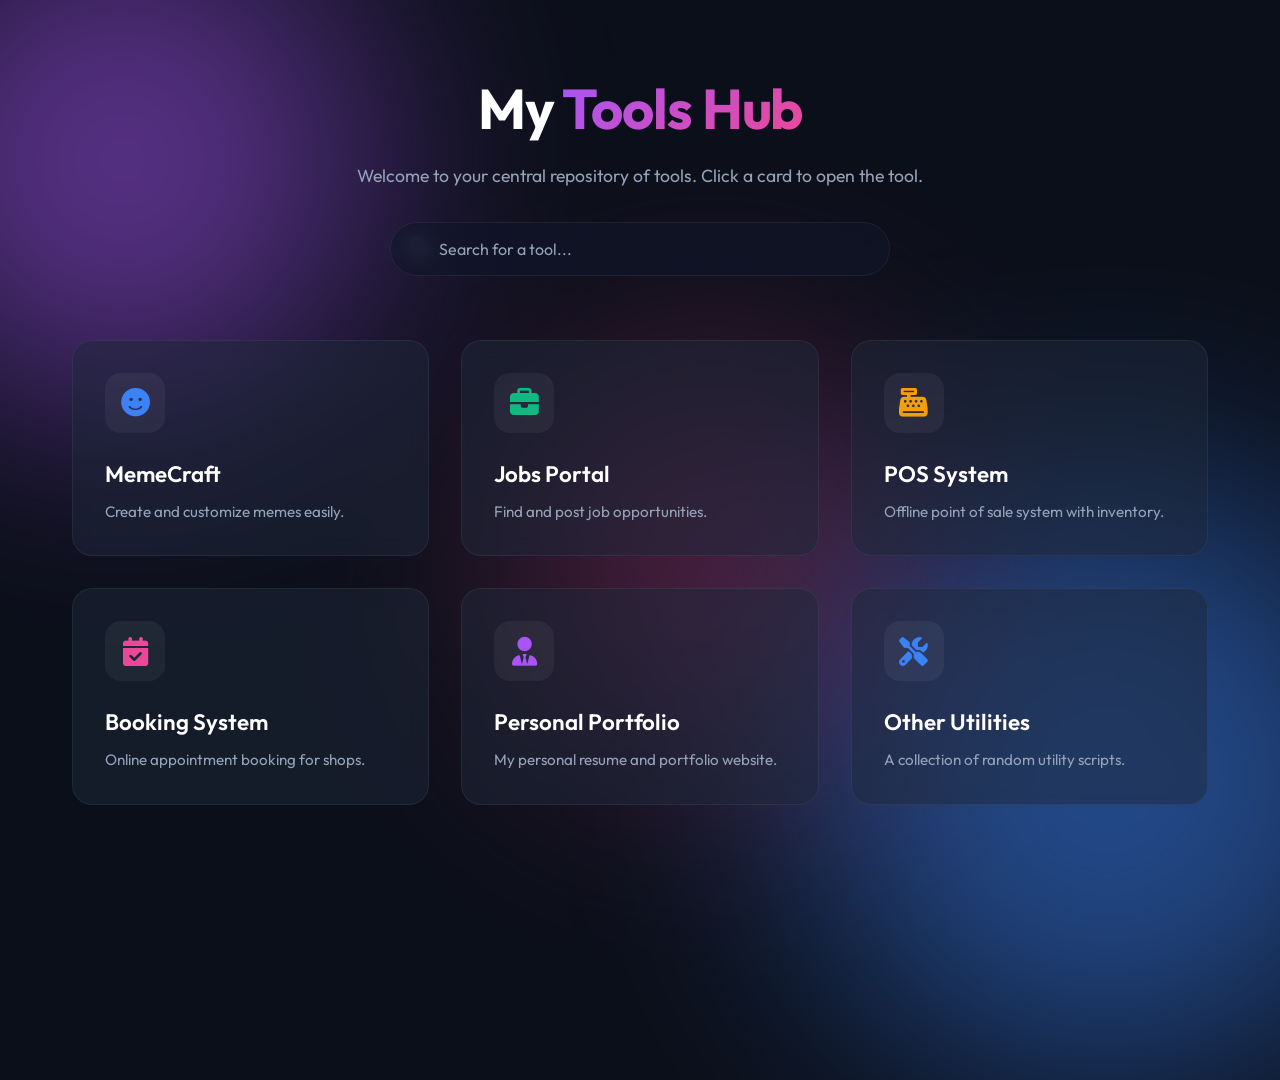
<file: index.html>
<!DOCTYPE html>
<html lang="en">
<head>
    <meta charset="UTF-8">
    <meta name="viewport" content="width=device-width, initial-scale=1.0">
    <title>My Tools Hub</title>
    
    <!-- Google Fonts: Outfit -->
    <link rel="preconnect" href="https://fonts.googleapis.com">
    <link rel="preconnect" href="https://fonts.gstatic.com" crossorigin>
    <link href="https://fonts.googleapis.com/css2?family=Outfit:wght@300;400;500;600;700&display=swap" rel="stylesheet">
    
    <!-- FontAwesome for Icons -->
    <link rel="stylesheet" href="https://cdnjs.cloudflare.com/ajax/libs/font-awesome/6.4.0/css/all.min.css">
    
    <!-- Custom CSS -->
    <link rel="stylesheet" href="style.css">
</head>
<body>
    <!-- Background overlay elements for beautiful visual -->
    <div class="bg-shape shape-1"></div>
    <div class="bg-shape shape-2"></div>
    <div class="bg-shape shape-3"></div>

    <main class="container">
        <header>
            <div class="header-content">
                <h1>My <span class="highlight">Tools Hub</span></h1>
                <p>Welcome to your central repository of tools. Click a card to open the tool.</p>
            </div>
            <!-- Search bar -->
            <div class="search-container">
                <i class="fa-solid fa-search search-icon"></i>
                <input type="text" id="searchInput" placeholder="Search for a tool...">
            </div>
        </header>

        <section class="tools-grid" id="toolsGrid">
            <!-- Cards will be dynamically inserted here by JavaScript -->
        </section>
    </main>

    <!-- Custom JS -->
    <script src="script.js"></script>
</body>
</html>
</file>
<file: style.css>
/* Base & Reset */
:root {
    --bg-color: #0b0f19;
    --text-primary: #ffffff;
    --text-secondary: #94a3b8;
    --card-bg: rgba(30, 41, 59, 0.5);
    --card-border: rgba(148, 163, 184, 0.1);
    --card-hover-border: rgba(168, 85, 247, 0.5);
    --accent-primary: #a855f7;
    --accent-secondary: #3b82f6;
    --accent-tertiary: #ec4899;
}

* {
    margin: 0;
    padding: 0;
    box-sizing: border-box;
}

body {
    font-family: 'Outfit', sans-serif;
    background-color: var(--bg-color);
    color: var(--text-primary);
    min-height: 100vh;
    overflow-x: hidden;
    position: relative;
    line-height: 1.6;
}

/* Background Shapes (Glassmorphism Environment) */
.bg-shape {
    position: absolute;
    border-radius: 50%;
    filter: blur(120px);
    z-index: -1;
    opacity: 0.5;
}

.shape-1 {
    top: -10%;
    left: -10%;
    width: 500px;
    height: 500px;
    background: var(--accent-primary);
}

.shape-2 {
    bottom: -20%;
    right: -10%;
    width: 600px;
    height: 600px;
    background: var(--accent-secondary);
}

.shape-3 {
    top: 40%;
    left: 40%;
    width: 400px;
    height: 400px;
    background: var(--accent-tertiary);
    opacity: 0.3;
}

/* Container */
.container {
    max-width: 1200px;
    margin: 0 auto;
    padding: 4rem 2rem;
}

/* Header */
header {
    display: flex;
    flex-direction: column;
    align-items: center;
    text-align: center;
    margin-bottom: 4rem;
    gap: 2rem;
}

.header-content h1 {
    font-size: 3.5rem;
    font-weight: 700;
    margin-bottom: 0.5rem;
    letter-spacing: -0.02em;
}

.highlight {
    background: linear-gradient(135deg, var(--accent-primary), var(--accent-tertiary));
    -webkit-background-clip: text;
    -webkit-text-fill-color: transparent;
    background-clip: text;
}

.header-content p {
    color: var(--text-secondary);
    font-size: 1.1rem;
    max-width: 600px;
    margin: 0 auto;
}

/* Search Bar */
.search-container {
    position: relative;
    width: 100%;
    max-width: 500px;
}

.search-icon {
    position: absolute;
    left: 1.2rem;
    top: 50%;
    transform: translateY(-50%);
    color: var(--text-secondary);
    font-size: 1.2rem;
}

#searchInput {
    width: 100%;
    padding: 1rem 1rem 1rem 3rem;
    border-radius: 50px;
    background: rgba(15, 23, 42, 0.6);
    border: 1px solid var(--card-border);
    color: var(--text-primary);
    font-size: 1rem;
    font-family: inherit;
    backdrop-filter: blur(10px);
    transition: all 0.3s ease;
}

#searchInput:focus {
    outline: none;
    border-color: var(--accent-primary);
    box-shadow: 0 0 15px rgba(168, 85, 247, 0.3);
}

#searchInput::placeholder {
    color: var(--text-secondary);
}

/* Tools Grid */
.tools-grid {
    display: grid;
    grid-template-columns: repeat(auto-fill, minmax(280px, 1fr));
    gap: 2rem;
}

/* App Card */
.app-card {
    background: var(--card-bg);
    border: 1px solid var(--card-border);
    border-radius: 20px;
    padding: 2rem;
    cursor: pointer;
    backdrop-filter: blur(10px);
    -webkit-backdrop-filter: blur(10px);
    transition: all 0.4s cubic-bezier(0.175, 0.885, 0.32, 1.275);
    display: flex;
    flex-direction: column;
    align-items: flex-start;
    position: relative;
    overflow: hidden;
    text-decoration: none;
    color: inherit;
}

/* Hover effects */
.app-card:hover {
    transform: translateY(-10px);
    border-color: var(--card-hover-border);
    box-shadow: 0 15px 30px rgba(0, 0, 0, 0.3), 0 0 20px rgba(168, 85, 247, 0.15);
}

/* Card Accent Line */
.app-card::before {
    content: '';
    position: absolute;
    top: 0;
    left: 0;
    width: 100%;
    height: 4px;
    background: linear-gradient(90deg, var(--accent-primary), var(--accent-secondary));
    transform: scaleX(0);
    transform-origin: left;
    transition: transform 0.4s ease;
}

.app-card:hover::before {
    transform: scaleX(1);
}

/* Icon Container */
.icon-wrapper {
    width: 60px;
    height: 60px;
    border-radius: 16px;
    background: rgba(255, 255, 255, 0.05);
    display: flex;
    align-items: center;
    justify-content: center;
    font-size: 1.8rem;
    color: var(--accent-primary);
    margin-bottom: 1.5rem;
    transition: all 0.3s ease;
}

.app-card:hover .icon-wrapper {
    background: var(--accent-primary);
    color: white;
    transform: scale(1.1) rotate(5deg);
}

.icon-wrapper.blue { color: var(--accent-secondary); }
.app-card:hover .icon-wrapper.blue { background: var(--accent-secondary); color: white; }

.icon-wrapper.pink { color: var(--accent-tertiary); }
.app-card:hover .icon-wrapper.pink { background: var(--accent-tertiary); color: white; }

.icon-wrapper.green { color: #10b981; }
.app-card:hover .icon-wrapper.green { background: #10b981; color: white; }

.icon-wrapper.orange { color: #f59e0b; }
.app-card:hover .icon-wrapper.orange { background: #f59e0b; color: white; }

/* Card Content */
.app-card h3 {
    font-size: 1.4rem;
    font-weight: 600;
    margin-bottom: 0.5rem;
    transition: color 0.3s ease;
}

.app-card:hover h3 {
    color: var(--accent-primary);
}

.app-card p {
    color: var(--text-secondary);
    font-size: 0.95rem;
    line-height: 1.5;
}

/* Arrow Icon */
.arrow-icon {
    position: absolute;
    bottom: 2rem;
    right: 2rem;
    color: var(--text-secondary);
    font-size: 1rem;
    opacity: 0;
    transform: translateX(-10px);
    transition: all 0.3s ease;
}

.app-card:hover .arrow-icon {
    opacity: 1;
    transform: translateX(0);
    color: var(--accent-primary);
}

/* Scrollbar */
::-webkit-scrollbar {
    width: 8px;
}
::-webkit-scrollbar-track {
    background: var(--bg-color);
}
::-webkit-scrollbar-thumb {
    background: rgba(148, 163, 184, 0.3);
    border-radius: 4px;
}
::-webkit-scrollbar-thumb:hover {
    background: var(--accent-primary);
}

/* Responsive */
@media (max-width: 768px) {
    .header-content h1 {
        font-size: 2.5rem;
    }
    .tools-grid {
        grid-template-columns: repeat(auto-fill, minmax(240px, 1fr));
    }
}
</file>
